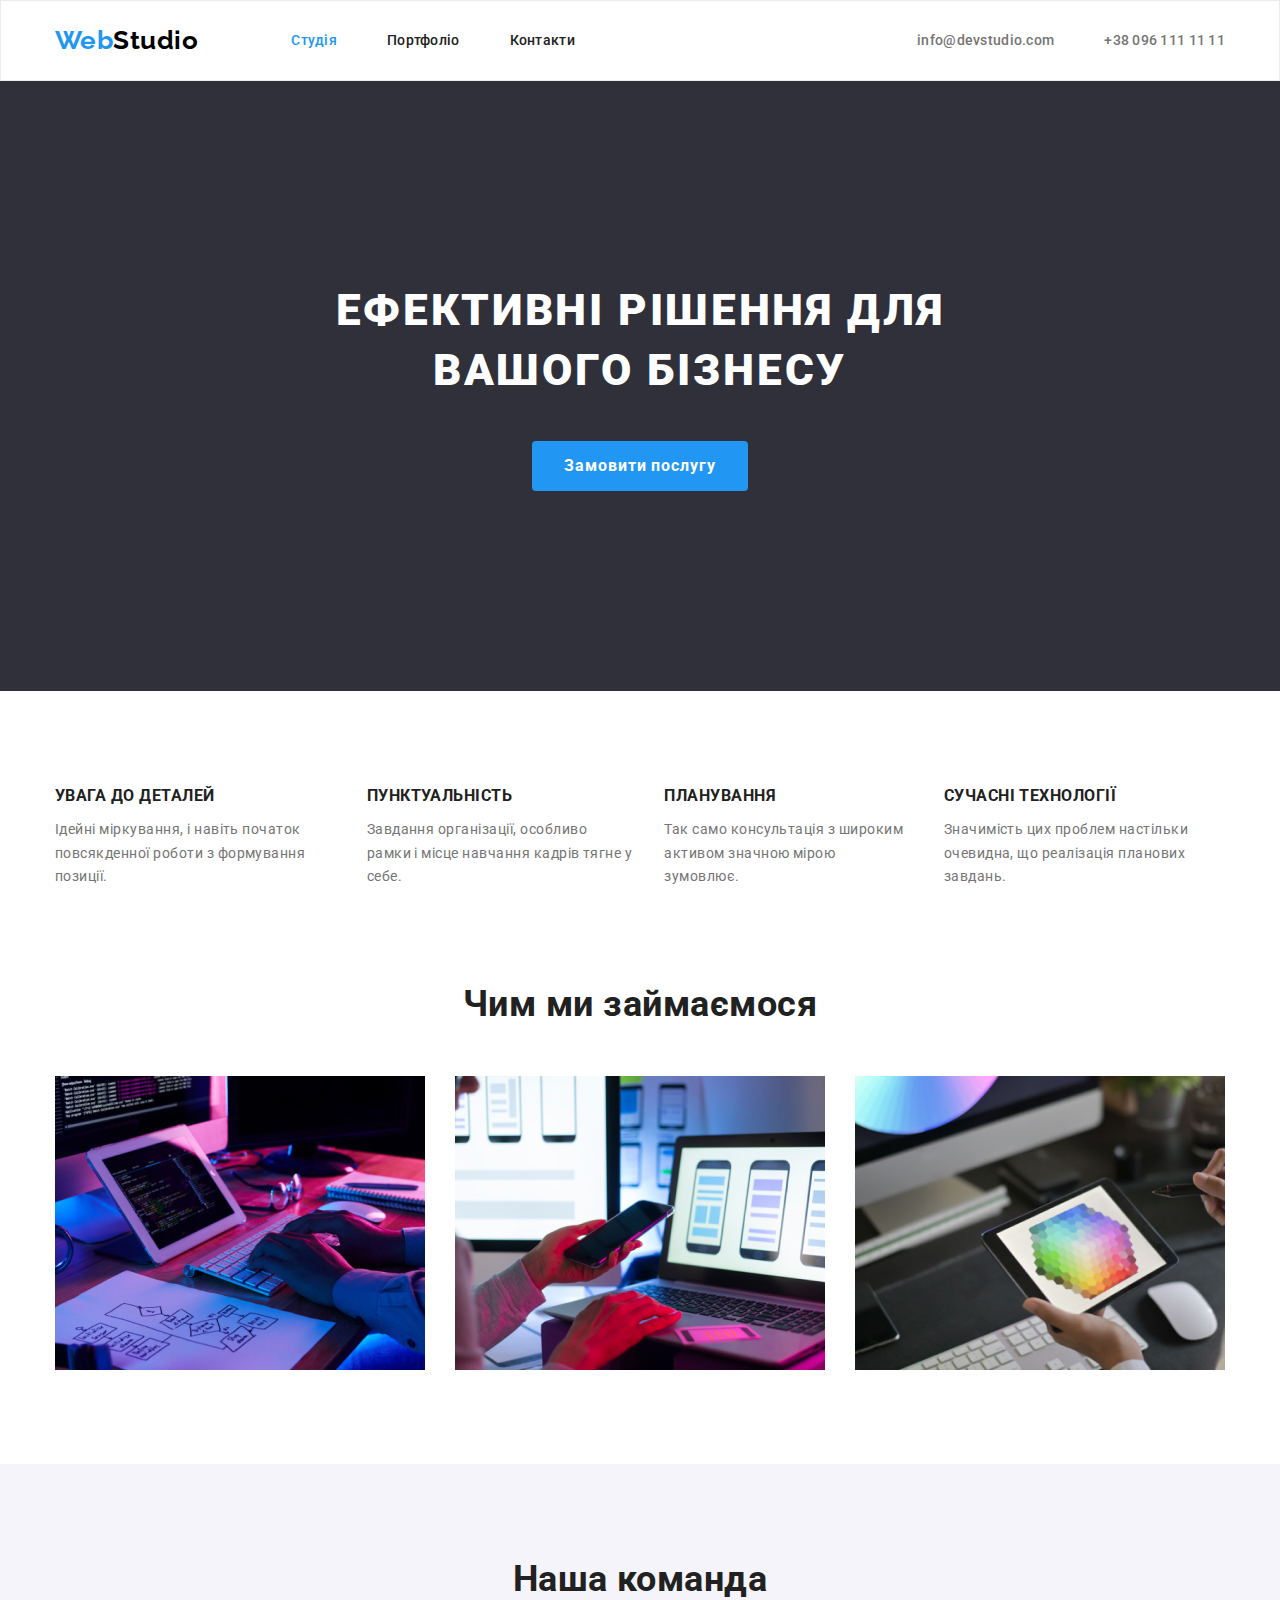
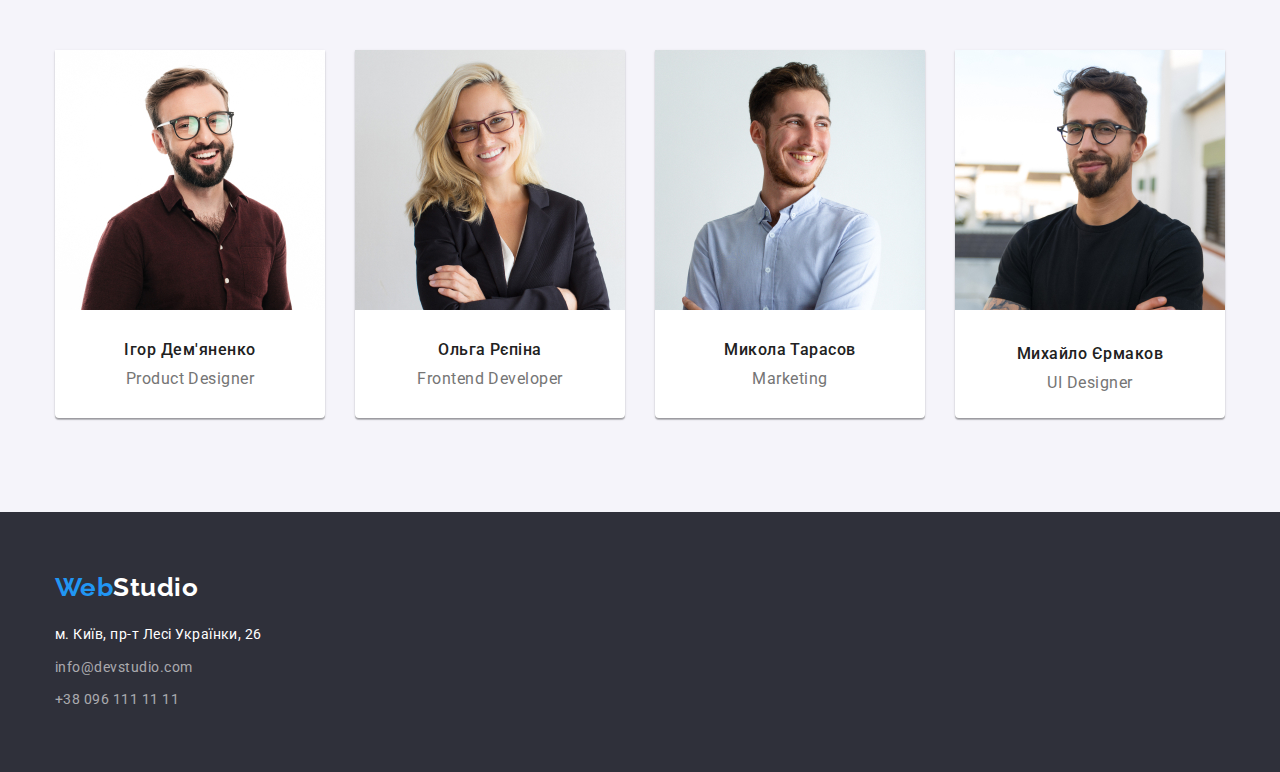
<file: index.html>
<!DOCTYPE html>
<html lang="uk">
  <head>
    <meta charset="UTF-8" />
    <meta http-equiv="X-UA-Compatible" content="IE=edge" />
    <meta name="viewport" content="width=device-width, initial-scale=1.0" />
    <title>Студія</title>
    <!-- normalize -->
    <link
      rel="stylesheet"
      href="https://cdn.jsdelivr.net/npm/modern-normalize@1.1.0/modern-normalize.min.css"
    />
    <link rel="preconnect" href="https://fonts.googleapis.com" />
    <link rel="preconnect" href="https://fonts.gstatic.com" crossorigin />
    <link
      href="https://fonts.googleapis.com/css2?family=Raleway:wght@700&family=Roboto:wght@400;500;700;900&display=swap"
      rel="stylesheet"
    />
    <link rel="stylesheet" href="./css/styles.css" />
  </head>
  <body>
    <header class="header">
      <div class="conteiner header-section">
        <nav class="header-nav">
          <a class="logo" href="./">
            <span class="colorlogo">Web</span>Studio
          </a>
          <ul class="site-nav">
            <li>
              <a class="site-nav__link active" href="./index.html">Студія</a>
            </li>
            <li>
              <a class="site-nav__link" href="./portfolio.html">Портфоліо</a>
            </li>
            <li>
              <a class="site-nav__link" href="">Контакти</a>
            </li>
          </ul>
        </nav>
        <ul class="connection-nav">
          <li>
            <a class="link" href="mailto:info@devstudio.com"
              >info@devstudio.com
            </a>
          </li>
          <li>
            <a class="link" href="tel:+380961111111">+38 096 111 11 11 </a>
          </li>
        </ul>
      </div>
    </header>
    <main class="main">
      <section class="hero">
        <div class="conteiner">
          <h1 class="hero-title">ЕФЕКТИВНІ РІШЕННЯ ДЛЯ ВАШОГО БІЗНЕСУ</h1>
          <button class="hero-button" type="button">Замовити послугу</button>
        </div>
      </section>
      <section class="advantage section">
        <!--Переваги-->
        <div class="conteiner">
          <ul class="feature">
            <li>
              <h3 class="feature-title">УВАГА ДО ДЕТАЛЕЙ</h3>
              <p class="feature-text">
                Ідейні міркування, і навіть початок повсякденної роботи з
                формування позиції.
              </p>
            </li>
            <li>
              <h3 class="feature-title">ПУНКТУАЛЬНІСТЬ</h3>
              <p class="feature-text">
                Завдання організації, особливо рамки і місце навчання кадрів
                тягне у себе.
              </p>
            </li>
            <li>
              <h3 class="feature-title">ПЛАНУВАННЯ</h3>
              <p class="feature-text">
                Так само консультація з широким активом значною мірою зумовлює.
              </p>
            </li>
            <li>
              <h3 class="feature-title">СУЧАСНІ ТЕХНОЛОГІЇ</h3>
              <p class="feature-text">
                Значимість цих проблем настільки очевидна, що реалізація
                планових завдань.
              </p>
            </li>
          </ul>
        </div>
      </section>
      <section class="examples section">
        <div class="conteiner">
          <h2 class="section-title">Чим ми займаємося</h2>
          <ul class="examples-list">
            <li>
              <img
                class="examples-img"
                src="./images/box1.jpg"
                alt="box1"
                width="370"
              />
            </li>
            <li>
              <img
                class="examples-img"
                src="./images/box2.jpg"
                alt="box2"
                width="370"
              />
            </li>
            <li>
              <img
                class="examples-img"
                src="./images/box3.jpg"
                alt="box3"
                width="370"
              />
            </li>
          </ul>
        </div>
      </section>
      <section class="section-team section">
        <div class="conteiner">
          <h2 class="section-title">Наша команда</h2>
          <ul class="team-list">
            <li>
              <div class="team-card">
                <img
                  class="team-foto"
                  src="./images/img.jpg"
                  alt="tc1"
                  width="270"
                />
                <h3 class="name">Ігор Дем'яненко</h3>
                <p class="tc-text">Product Designer</p>
              </div>
            </li>
            <li>
              <div class="team-card">
                <img
                  class="team-foto"
                  src="./images/img(1).jpg"
                  alt="tc2"
                  width="270"
                />
                <h3 class="name">Ольга Рєпіна</h3>
                <p class="tc-text">Frontend Developer</p>
              </div>
            </li>
            <li>
              <div class="team-card">
                <img
                  class="team-foto"
                  src="./images/img(2).jpg"
                  alt="tc3"
                  width="270"
                />
                <h3 class="name">Микола Тарасов</h3>
                <p class="tc-text">Marketing</p>
              </div>
            </li>
            <li>
              <div class="team-card">
                <img src="./images/img(3).jpg" alt="tc4" width="270" />
                <h3 class="name">Михайло Єрмаков</h3>
                <p class="tc-text">UI Designer</p>
              </div>
            </li>
          </ul>
        </div>
      </section>
    </main>
    <footer class="footer">
      <div class="conteiner">
        <a class="footer-logo" href="/">
          <span class="colorlogo">Web</span>Studio
        </a>
        <address class="footer-text">
          м. Київ, пр-т Лесі Українки, 26
          <ul class="footer-connection">
            <li class="connection-link">
              <a href="mailto:info@devstudio.com">info@devstudio.com</a>
            </li>
            <li class="connection-link">
              <a href="tel:+380961111111">+38 096 111 11 11</a>
            </li>
          </ul>
        </address>
      </div>
    </footer>
  </body>
</html>
</file>
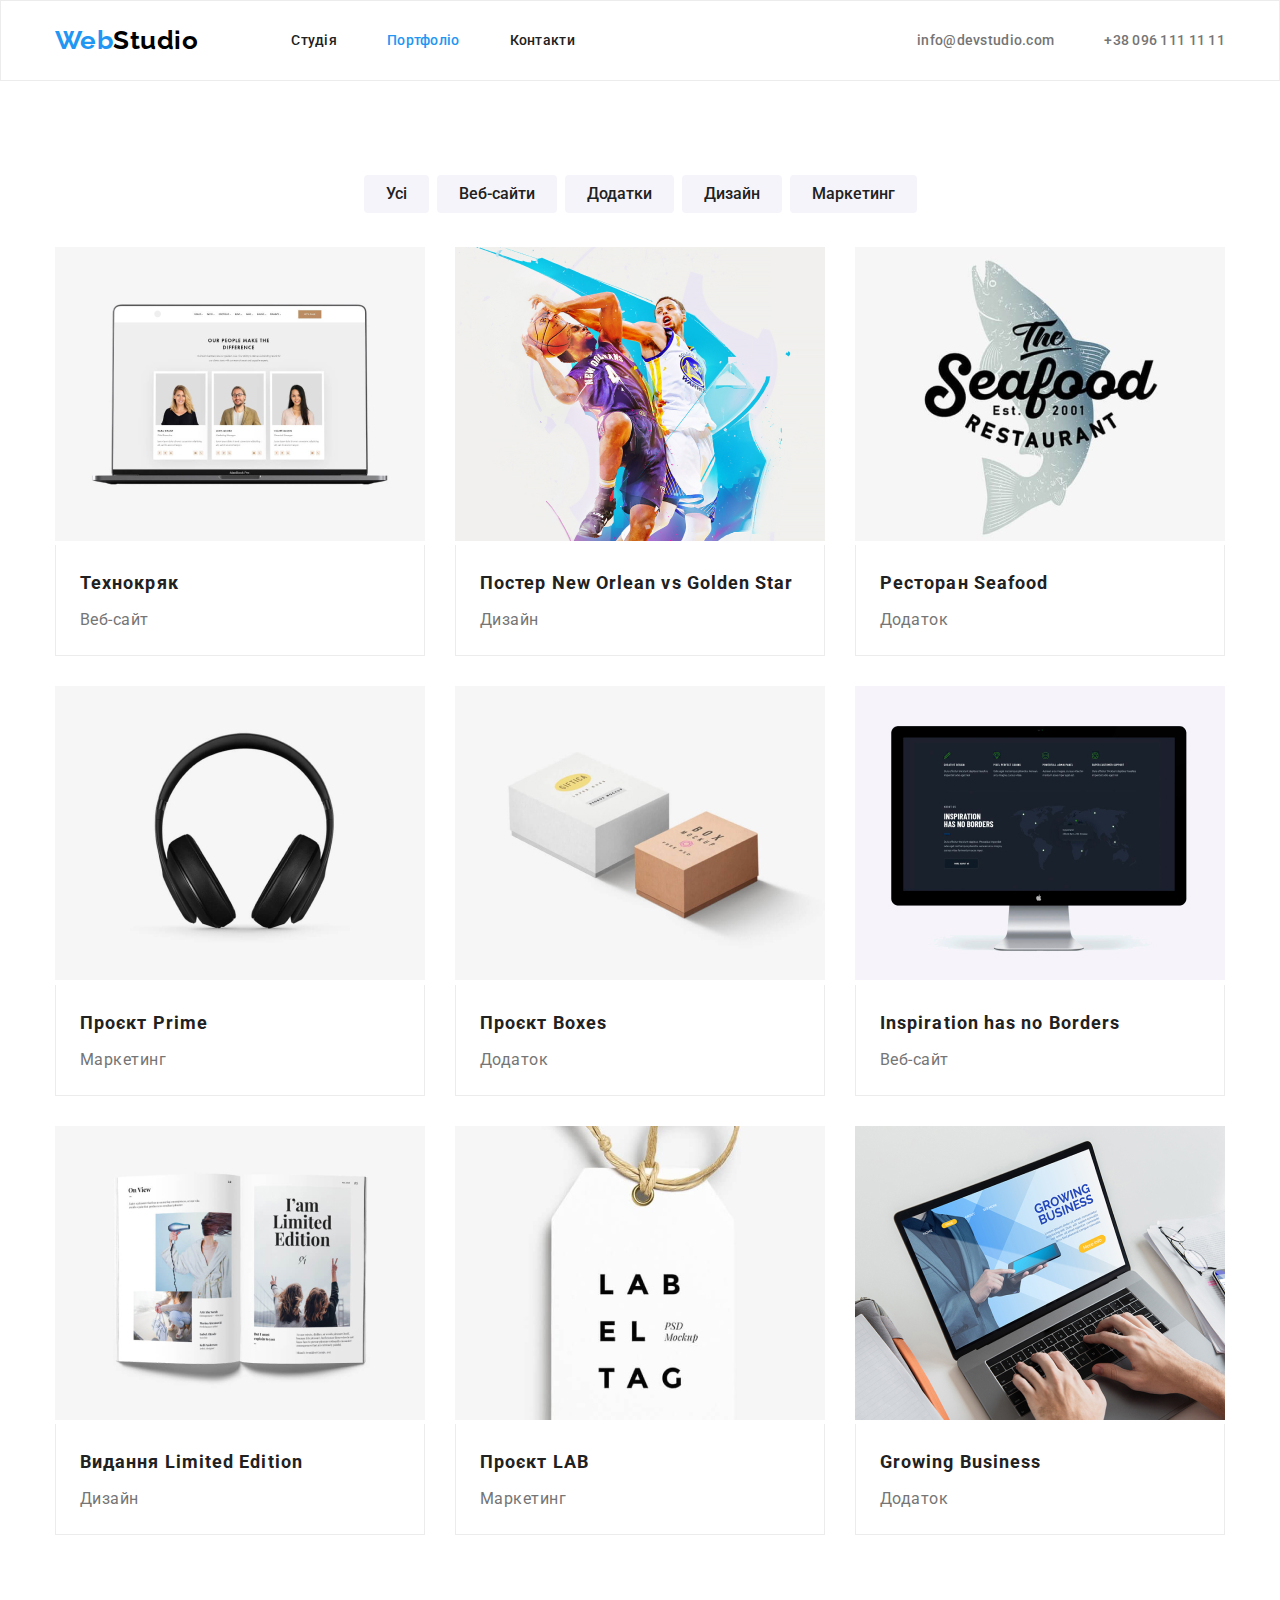
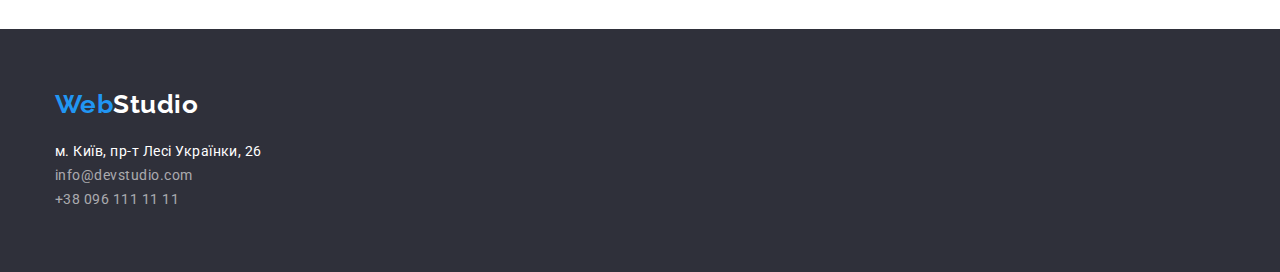
<file: portfolio.html>
<!DOCTYPE html>
<html lang="uk">
  <head>
    <meta charset="UTF-8" />
    <meta http-equiv="X-UA-Compatible" content="IE=edge" />
    <meta name="viewport" content="width=device-width, initial-scale=1.0" />
    <title>Портфоліо</title>
    <link
      rel="stylesheet"
      href="https://cdn.jsdelivr.net/npm/modern-normalize@1.1.0/modern-normalize.min.css"
    />
    <link rel="preconnect" href="https://fonts.googleapis.com" />
    <link rel="preconnect" href="https://fonts.gstatic.com" crossorigin />
    <link
      href="https://fonts.googleapis.com/css2?family=Raleway:wght@700&family=Roboto:wght@400;500;700;900&display=swap"
      rel="stylesheet"
    />

    <link rel="stylesheet" href="./css/styles.css" />
  </head>
  <body>
    <header class="header">
      <div class="conteiner header-section">
        <nav class="header-nav">
          <a class="logo" href="./">
            <span class="colorlogo">Web</span>Studio
          </a>
          <ul class="site-nav">
            <li>
              <a class="site-nav__link" href="./index.html">Студія</a>
            </li>
            <li>
              <a class="site-nav__link active" href="./portfolio.html"
                >Портфоліо</a
              >
            </li>
            <li>
              <a class="site-nav__link" href="">Контакти</a>
            </li>
          </ul>
        </nav>
        <ul class="connection-nav">
          <li>
            <a class="link" href="mailto:info@devstudio.com"
              >info@devstudio.com</a
            >
          </li>
          <li>
            <a class="link" href="tel:+380961111111">+38 096 111 11 11</a>
          </li>
        </ul>
      </div>
    </header>
    <main class="main">
      <section class="section">
        <div class="conteiner">
          <ul class="filtres-list">
            <li><button type="button" class="filtres">Усі</button></li>
            <li><button type="button" class="filtres">Веб-сайти</button></li>
            <li><button type="button" class="filtres">Додатки</button></li>
            <li><button type="button" class="filtres">Дизайн</button></li>
            <li><button type="button" class="filtres">Маркетинг</button></li>
          </ul>
          <ul class="project">
            <li class="portfolio-project">
              <a href="" class="portfolio">
                <img
                  class="project-img"
                  src="./images/project1.jpg"
                  alt="Проєкт1"
                  width="370"
                />
                <div class="project__content">
                  <h2 class="project-title">Технокряк</h2>
                  <p class="project-text">Веб-сайт</p>
                </div>
              </a>
            </li>
            <li class="portfolio-project">
              <a href="" class="portfolio">
                <img
                  class="project-img"
                  src="./images/project2.jpg"
                  alt="Проєкт2"
                  width="370"
                />
                <div class="project__content">
                  <h2 class="project-title">
                    Постер New Orlean vs Golden Star
                  </h2>
                  <p class="project-text">Дизайн</p>
                </div>
              </a>
            </li>
            <li class="portfolio-project">
              <a href="" class="portfolio">
                <img
                  class="project-img"
                  src="./images/project3.jpg"
                  alt="Проєкт3"
                  width="370"
                />
                <div class="project__content">
                  <h2 class="project-title">Ресторан Seafood</h2>
                  <p class="project-text">Додаток</p>
                </div>
              </a>
            </li>
            <li class="portfolio-project">
              <a href="" class="portfolio">
                <img
                  class="project-img"
                  src="./images/projeсt4.jpg"
                  alt="Проєкт4"
                  width="370"
                />
                <div class="project__content">
                  <h2 class="project-title">Проєкт Prime</h2>
                  <p class="project-text">Маркетинг</p>
                </div>
              </a>
            </li>
            <li class="portfolio-project">
              <a href="" class="portfolio">
                <img
                  class="project-img"
                  src="./images/project5.jpg"
                  alt="Проєкт5"
                  width="370"
                />
                <div class="project__content">
                  <h2 class="project-title">Проєкт Boxes</h2>
                  <p class="project-text">Додаток</p>
                </div>
              </a>
            </li>
            <li class="portfolio-project">
              <a href="" class="portfolio">
                <img
                  class="project-img"
                  src="./images/project6.jpg"
                  alt="Проєкт6"
                  width="370"
                />
                <div class="project__content">
                  <h2 class="project-title">Inspiration has no Borders</h2>
                  <p class="project-text">Веб-сайт</p>
                </div>
              </a>
            </li>
            <li class="portfolio-project">
              <a href="" class="portfolio">
                <img
                  class="project-img"
                  src="./images/project7.jpg"
                  alt="Проєкт7"
                  width="370"
                />
                <div class="project__content">
                  <h2 class="project-title">Видання Limited Edition</h2>
                  <p class="project-text">Дизайн</p>
                </div>
              </a>
            </li>
            <li class="portfolio-project">
              <a href="" class="portfolio">
                <img
                  class="project-img"
                  src="./images/project8.jpg"
                  alt="Проєкт8"
                  width="370"
                />
                <div class="project__content">
                  <h2 class="project-title">Проєкт LAB</h2>
                  <p class="project-text">Маркетинг</p>
                </div>
              </a>
            </li>
            <li class="portfolio-project">
              <a href="" class="portfolio">
                <img
                  class="project-img"
                  src="./images/project9.jpg"
                  alt="Проєкт9"
                  width="370"
                />
                <div class="project__content">
                  <h2 class="project-title">Growing Business</h2>
                  <p class="project-text">Додаток</p>
                </div>
              </a>
            </li>
          </ul>
        </div>
      </section>
    </main>
    <footer class="footer">
      <div class="conteiner">
        <a class="footer-logo" href="/">
          <span class="colorlogo">Web</span>Studio
        </a>
        <address class="footer-text">
          м. Київ, пр-т Лесі Українки, 26
          <ul class="footer-connection">
            <li><a href="mailto:info@devstudio.com">info@devstudio.com</a></li>
            <li><a href="tel:+380961111111">+38 096 111 11 11</a></li>
          </ul>
        </address>
      </div>
    </footer>
  </body>
</html>
</file>
<file: css/styles.css>
/* колір основного тексту #21212 */
/* другорядний колір тексту* #757575 */
/* білий #FFFFFF */
/* акцент #2196F3 */
/* другорядний фон #2F303A */

:root {
  --primary-text-color: #212121;
  --light-text-color: #ffffff;
  --title-text-color: #757575;
  --accent-color: #2196f3;
}
html {
  box-sizing: border-box;
}
*,
*::after,
*::before {
  box-sizing: inherit;
}
body {
  color: var(--title-text-color);
  font-family: Roboto, sans-serif;
  letter-spacing: 0.03em;
  background-color: var(--light-text-color);
}
/* reset */
ul {
  list-style: none;
  margin: 0;
  padding: 0;
}
button {
  font-family: inherit;
  border: none;
}
h1,
h2,
h3,
h4,
h5,
h6,
p {
  margin: 0;
}
footer {
  background-color: #2f303a;
}

.conteiner {
  width: 1200px;
  padding-left: 15px;
  padding-right: 15px;
  margin-left: auto;
  margin-right: auto;
}
/* ==== Header ===== */
.header-section {
  display: flex;
  align-items: center;
}
.header {
  padding-top: 24px;
  padding-bottom: 24px;
  border: 1px solid #ececec;
}
.header-nav {
  display: flex;
}

.logo {
  color: #000000;
  text-decoration: none;
  font-family: Raleway, sans-serif;
  font-weight: 700;
  font-size: 26px;
  line-height: 1.19;
}
.colorlogo {
  color: var(--accent-color);
}

.site-nav {
  margin-left: 93px;
  display: flex;
  gap: 50px;
  align-items: center;
}
.site-nav a:hover,
.site-nav a:focus {
  color: var(--accent-color);
}
.site-nav__link {
  color: var(--primary-text-color);
  text-decoration: none;
  font-weight: 500;
  font-size: 14px;
  line-height: 1.14;
  letter-spacing: 0.02em;
}
.active {
  color: var(--accent-color);
}
.connection-nav {
  margin-left: auto;
  display: flex;
  gap: 50px;
}
.connection-nav a:hover,
.connection-nav a:focus {
  color: var(--accent-color);
}
.link {
  text-decoration: none;
  color: var(--title-text-color);
  font-weight: 500;
  font-size: 14px;
  line-height: 1.4;
  letter-spacing: 0.02em;
}
/* ==== Main ==== */

/* Hero */
.hero {
  background-color: #2f303a;
  text-align: center;
  padding-top: 200px;
  padding-bottom: 200px;
}

.hero-title {
  color: var(--light-text-color);
  font-weight: 900;
  width: 696px;
  font-size: 44px;
  line-height: 1.36;
  letter-spacing: 0.06em;
  padding: 0;
  margin-left: auto;
  margin-right: auto;
}

.hero-button {
  background-color: var(--accent-color);
  color: var(--light-text-color);
  cursor: pointer;
  font-weight: 700;
  font-size: 16px;
  line-height: 1.88;
  padding: 10px 32px;
  letter-spacing: 0.06em;
  border-radius: 4px;
  margin-top: 40px;
}

/* Section */
.section {
  padding-top: 94px;
  padding-bottom: 94px;
}
.advantage {
  padding-bottom: 0;
}
.section-team {
  background-color: #f5f4fa;
}
.section-title {
  color: var(--primary-text-color);
  font-weight: 700;
  font-size: 36px;
  line-height: 1.17;
  text-align: center;
  margin-bottom: 50px;
}
/* advantage */
.feature {
  font-weight: 700;
  font-size: 14px;
  line-height: 1.4;
  color: var(--primary-text-color);
  display: flex;
  gap: 30px;
}
.feature-title {
  margin-bottom: 10px;
}
.feature-text {
  color: var(--title-text-color);
  font-weight: 400;
  font-size: 14px;
  line-height: 1.71;
}
/* examples */
.examples-list {
  display: flex;
  gap: 30px;
}
.examples-img {
  display: block;
}
/* section-team */
.team-list {
  display: flex;
  gap: 30px;
}
.team-card {
  width: 270px;
  height: 368px;
  background-color: var(--light-text-color);
  border-radius: 0px 0px 4px 4px;
  box-shadow: 0px 1px 3px rgba(0, 0, 0, 0.12), 0px 1px 1px rgba(0, 0, 0, 0.14),
    0px 2px 1px rgba(0, 0, 0, 0.2);
}
.team-foto {
  display: block;
}
.name {
  color: var(--primary-text-color);
  font-weight: 500;
  font-size: 16px;
  line-height: 1.19;
  margin-top: 30px;
  margin-bottom: 10px;
  text-align: center;
}
.tc-text {
  font-weight: 400;
  font-size: 16px;
  line-height: 1.19;
  text-align: center;
}

/* ==== Footer ==== */
.footer {
  padding-top: 60px;
  padding-bottom: 60px;
}

.footer-text {
  color: var(--light-text-color);
  font-style: normal;
  font-weight: 400;
  font-size: 14px;
  line-height: 1.71;
  margin-top: 20px;
}
.footer-connection a {
  color: rgba(255, 255, 255, 0.6);
  text-decoration: none;
  font-weight: 400;
  font-size: 14px;
  line-height: 1.71;
}
.footer-connection a:hover,
.footer-connection a:focus {
  color: var(--accent-color);
}
.connection-link {
  margin-top: 9px;
}
.footer-logo {
  color: var(--light-text-color);
  text-decoration: none;
  font-family: Raleway, sans-serif;
  font-weight: 700;
  font-size: 26px;
  line-height: 1.19;
}

.colorlogo {
  color: var(--accent-color);
}

/* ==== portfolio ==== */

.filtres-list {
  display: flex;
  margin-left: auto;
  margin-right: auto;
  gap: 8px;
  justify-content: center;
}
.filtres {
  color: var(--primary-text-color);
  background-color: #f5f4fa;
  font-weight: 500;
  font-size: 16px;
  line-height: 1.62;
  border-radius: 4px;
  padding: 6px 22px;
}
.filtres:hover,
.filtres:focus {
  color: var(--light-text-color);
  background-color: var(--accent-color);
  cursor: pointer;
}
.project {
  margin-top: 34px;
  display: flex;
  gap: 30px;
  flex-wrap: wrap;
}
.project-title {
  color: var(--primary-text-color);
  font-weight: 700;
  font-size: 18px;
  line-height: 2;
  letter-spacing: 0.06em;
}

.project-text {
  color: var(--title-text-color);
  font-weight: 400;
  font-size: 16px;
  line-height: 1.88;
  margin-top: 4px;
}
.portfolio {
  text-decoration: none;
}
.portfolio-project {
  width: 370px;
}
.project__content {
  border-bottom: 1px solid #ececec;
  border-left: 1px solid #ececec;
  border-right: 1px solid #ececec;
  padding: 20px 24px;
}
.roject-img {
  display: block;
}
</file>
